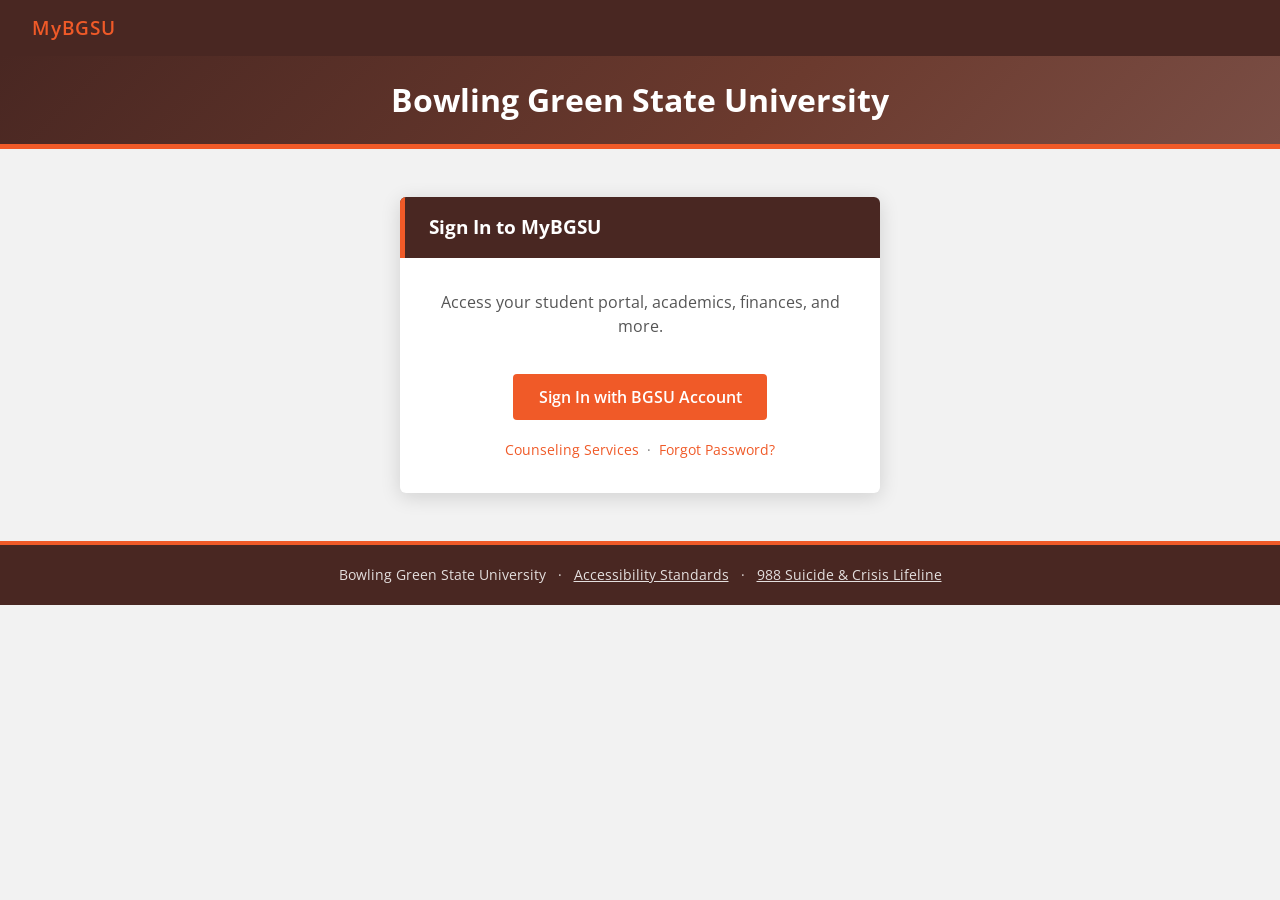
<file: index.html>
<!DOCTYPE html>
<html lang="en">
<head>
  <meta charset="utf-8">
  <meta name="viewport" content="width=device-width, initial-scale=1">
  <title>MyBGSU — Sign In</title>
  <link href="style.css" rel="stylesheet" type="text/css" />
</head>
<body>

  <nav>
    <a href="index.html" class="nav-brand">MyBGSU</a>
    <span class="nav-spacer"></span>
  </nav>

  <div class="hero" style="padding: 1.25rem 2rem;">
    <div class="hero-content">
      <h3 style="font-size: 2rem; font-weight: 700;">Bowling Green State University</h3>
    </div>
  </div>

  <main>
    <div class="welcome-box">
      <div class="card-header">Sign In to MyBGSU</div>
      <div class="card-body">
        <p>Access your student portal, academics, finances, and more.</p>
        <a class="btn btn-lg" href="home.html">Sign In with BGSU Account</a>
        <div class="welcome-links">
          <a href="https://caps.bgsu.edu/">Counseling Services</a>
          <span>·</span>
          <a href="https://www.bgsu.edu/its/accounts-and-passwords.html">Forgot Password?</a>
        </div>
      </div>
    </div>
  </main>

  <footer>
    <div class="footer-inner">
      <span>Bowling Green State University</span>
      <span>·</span>
      <span><a href="mailto:access@bgsu.edu">Accessibility Standards</a></span>
      <span>·</span>
      <span><a href="tel:988">988 Suicide &amp; Crisis Lifeline</a></span>
    </div>
  </footer>

</body>
</html>
</file>
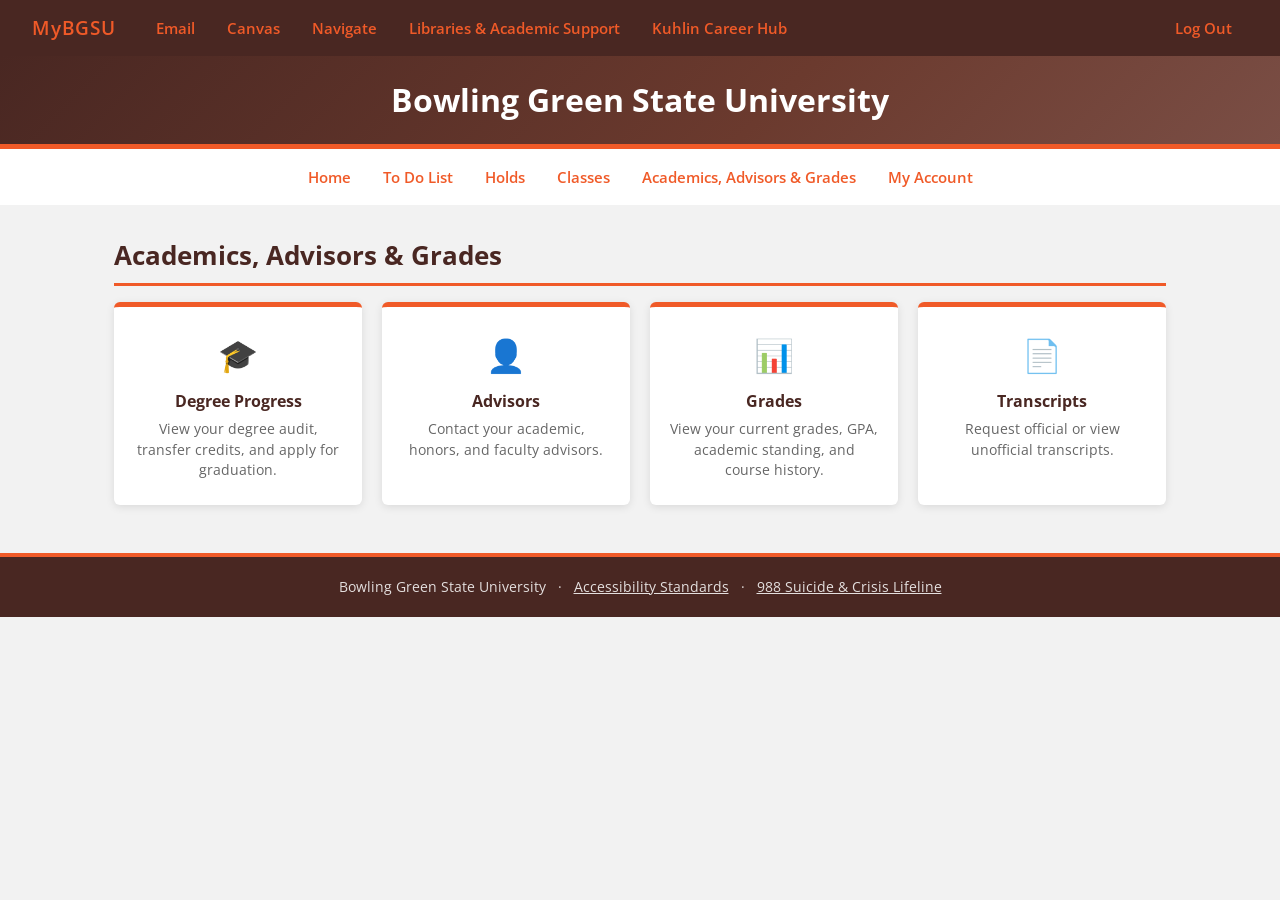
<file: academics.html>
<!DOCTYPE html>
<html lang="en">
<head>
  <meta charset="utf-8">
  <meta name="viewport" content="width=device-width, initial-scale=1">
  <title>MyBGSU — Academics, Advisors &amp; Grades</title>
  <link href="style.css" rel="stylesheet" type="text/css" />
</head>
<body>

  <nav>
    <a href="home.html" class="nav-brand">MyBGSU</a>
    <a href="https://outlook.office365.com/mail/">Email</a>
    <a href="https://bgsu.instructure.com/">Canvas</a>
    <a href="https://bgsu.campus.eab.com/home">Navigate</a>
    <a href="https://www.bgsu.edu/library.html">Libraries &amp; Academic Support</a>
    <a href="https://www.bgsu.edu/career-center.html">Kuhlin Career Hub</a>
    <span class="nav-spacer"></span>
    <a href="index.html">Log Out</a>
  </nav>

  <div class="hero" style="padding: 1.25rem 2rem;">
    <div class="hero-content">
      <h3 style="font-size: 2rem; font-weight: 700;">Bowling Green State University</h3>
    </div>
  </div>

  <nav class="navB">
    <a href="home.html">Home</a>
    <a href="todolist.html">To Do List</a>
    <a href="holds.html">Holds</a>
    <a href="classes.html">Classes</a>
    <a href="academics.html">Academics, Advisors &amp; Grades</a>
    <a href="account.html">My Account</a>
  </nav>

  <main>
    <h1 class="page-heading">Academics, Advisors &amp; Grades</h1>



    <div class="academics-grid">
      <div class="academics-tile">
        <a href="degreeprogress.html">
          <div class="tile-icon">🎓</div>
          <h3>Degree Progress</h3>
          <p>View your degree audit, transfer credits, and apply for graduation.</p>
        </a>
      </div>
      <div class="academics-tile">
        <a href="advisors.html">
          <div class="tile-icon">👤</div>
          <h3>Advisors</h3>
          <p>Contact your academic, honors, and faculty advisors.</p>
        </a>
      </div>
      <div class="academics-tile">
        <a href="grades.html">
          <div class="tile-icon">📊</div>
          <h3>Grades</h3>
          <p>View your current grades, GPA, academic standing, and course history.</p>
        </a>
      </div>
      <div class="academics-tile">
        <a href="transcripts.html">
          <div class="tile-icon">📄</div>
          <h3>Transcripts</h3>
          <p>Request official or view unofficial transcripts.</p>
        </a>
      </div>
    </div>
  </main>

  <footer>
    <div class="footer-inner">
      <span>Bowling Green State University</span>
      <span>·</span>
      <span><a href="mailto:access@bgsu.edu">Accessibility Standards</a></span>
      <span>·</span>
      <span><a href="tel:988">988 Suicide &amp; Crisis Lifeline</a></span>
    </div>
  </footer>

</body>
</html>
</file>
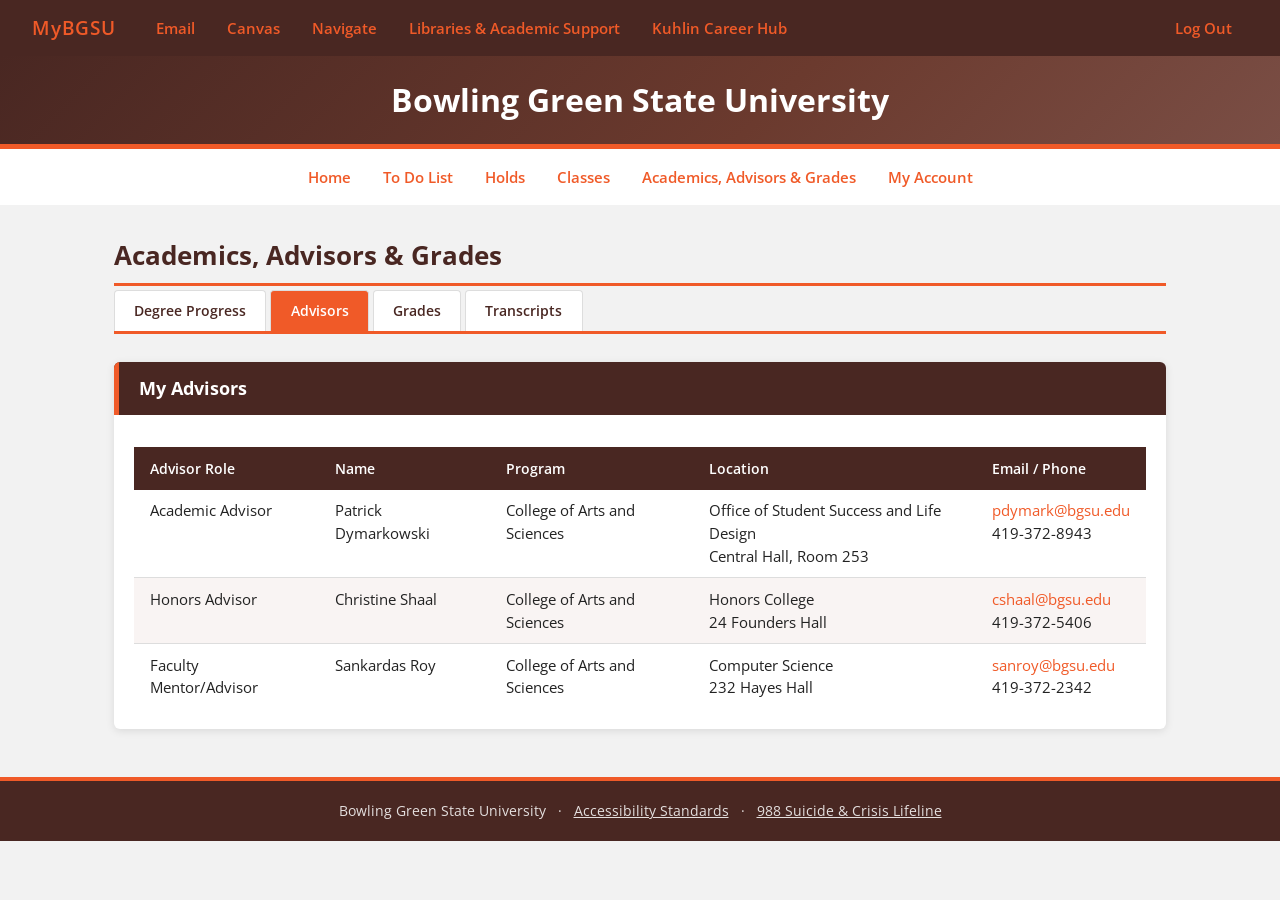
<file: advisors.html>
<!DOCTYPE html>
<html lang="en">
<head>
  <meta charset="utf-8">
  <meta name="viewport" content="width=device-width, initial-scale=1">
  <title>MyBGSU — Advisors</title>
  <link href="style.css" rel="stylesheet" type="text/css" />
</head>
<body>

  <nav>
    <a href="home.html" class="nav-brand">MyBGSU</a>
    <a href="https://outlook.office365.com/mail/">Email</a>
    <a href="https://bgsu.instructure.com/">Canvas</a>
    <a href="https://bgsu.campus.eab.com/home">Navigate</a>
    <a href="https://www.bgsu.edu/library.html">Libraries &amp; Academic Support</a>
    <a href="https://www.bgsu.edu/career-center.html">Kuhlin Career Hub</a>
    <span class="nav-spacer"></span>
    <a href="index.html">Log Out</a>
  </nav>

  <div class="hero" style="padding: 1.25rem 2rem;">
    <div class="hero-content">
      <h3 style="font-size: 2rem; font-weight: 700;">Bowling Green State University</h3>
    </div>
  </div>

  <nav class="navB">
    <a href="home.html">Home</a>
    <a href="todolist.html">To Do List</a>
    <a href="holds.html">Holds</a>
    <a href="classes.html">Classes</a>
    <a href="academics.html">Academics, Advisors &amp; Grades</a>
    <a href="account.html">My Account</a>
  </nav>

  <main>
    <h1 class="page-heading">Academics, Advisors &amp; Grades</h1>

    <div class="tab-nav">
      <a href="degreeprogress.html">Degree Progress</a>
      <a href="advisors.html" class="active">Advisors</a>
      <a href="grades.html">Grades</a>
      <a href="transcripts.html">Transcripts</a>
    </div>

    <div class="card">
      <div class="card-header">My Advisors</div>
      <div class="card-body">
        <table>
          <thead>
            <tr>
              <th>Advisor Role</th>
              <th>Name</th>
              <th>Program</th>
              <th>Location</th>
              <th>Email / Phone</th>
            </tr>
          </thead>
          <tbody>
            <tr>
              <td>Academic Advisor</td>
              <td>Patrick Dymarkowski</td>
              <td>College of Arts and Sciences</td>
              <td>Office of Student Success and Life Design<br>Central Hall, Room 253</td>
              <td><a href="mailto:pdymark@bgsu.edu">pdymark@bgsu.edu</a><br>419-372-8943</td>
            </tr>
            <tr>
              <td>Honors Advisor</td>
              <td>Christine Shaal</td>
              <td>College of Arts and Sciences</td>
              <td>Honors College<br>24 Founders Hall</td>
              <td><a href="mailto:cshaal@bgsu.edu">cshaal@bgsu.edu</a><br>419-372-5406</td>
            </tr>
            <tr>
              <td>Faculty Mentor/Advisor</td>
              <td>Sankardas Roy</td>
              <td>College of Arts and Sciences</td>
              <td>Computer Science<br>232 Hayes Hall</td>
              <td><a href="mailto:sanroy@bgsu.edu">sanroy@bgsu.edu</a><br>419-372-2342</td>
            </tr>
          </tbody>
        </table>
      </div>
    </div>
  </main>

  <footer>
    <div class="footer-inner">
      <span>Bowling Green State University</span>
      <span>·</span>
      <span><a href="mailto:access@bgsu.edu">Accessibility Standards</a></span>
      <span>·</span>
      <span><a href="tel:988">988 Suicide &amp; Crisis Lifeline</a></span>
    </div>
  </footer>

</body>
</html>
</file>
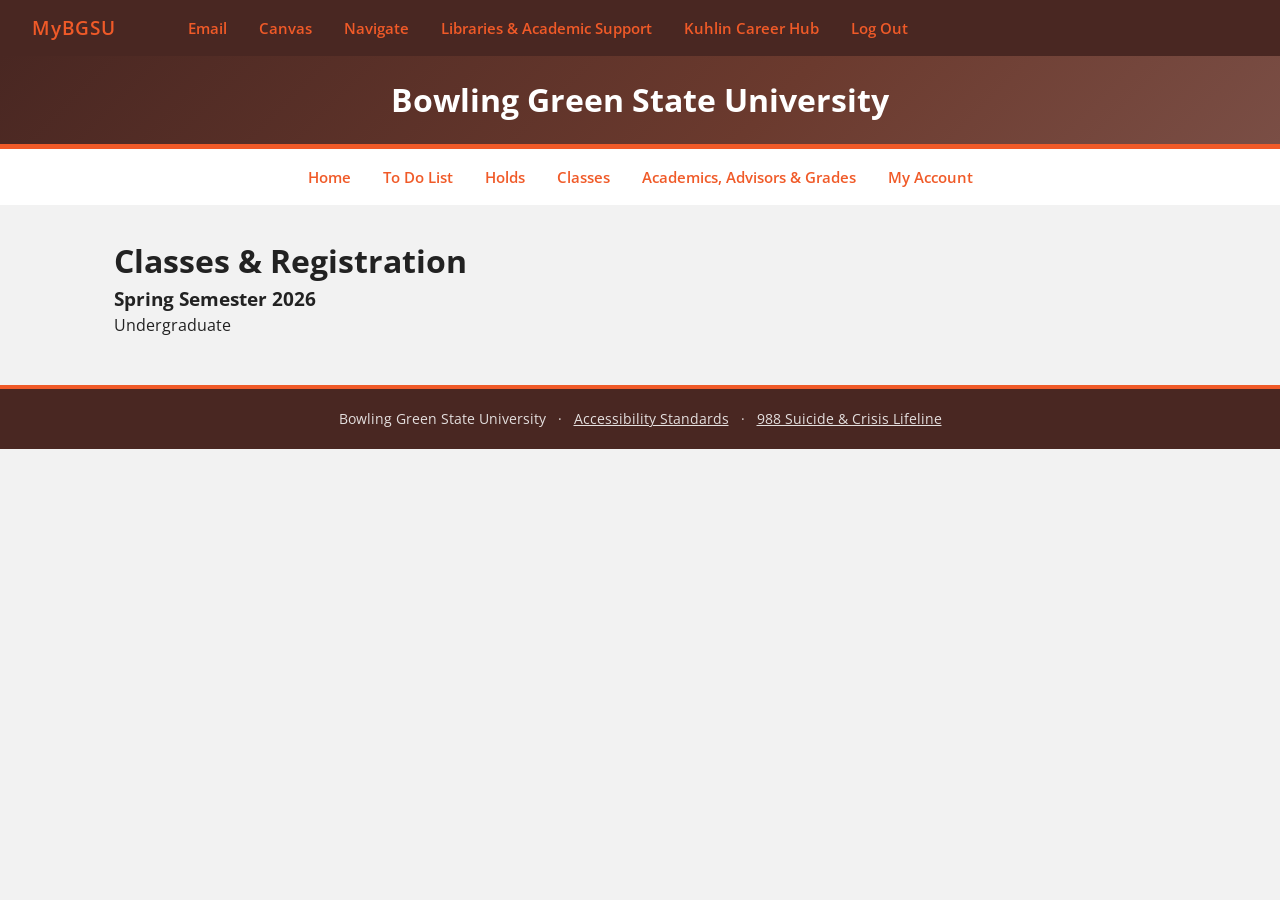
<file: classes.html>
<!DOCTYPE html>
<html lang="en">
<head>
  <meta charset="utf-8">
  <meta name="viewport" content="width=device-width, initial-scale=1">
  <title>MyBGSU — Sign In</title>
  <link href="style.css" rel="stylesheet" type="text/css" />
</head>
<body>

  
  <nav>
    <a href="index.html" class="nav-brand">MyBGSU</a>
    <nav>
     <a href="https://outlook.office365.com/mail/">Email</a>
    <a href="https://bgsu.instructure.com/">Canvas</a>
                <a href="https://bgsu.campus.eab.com/home">Navigate</a> 
                <a href="https://www.bgsu.edu/library.html">Libraries &amp; Academic Support</a> 
           <a href="https://www.bgsu.edu/career-center.html">Kuhlin Career Hub</a>  <span class="nav-spacer"></span>
    <a href="index.html">Log Out</a>
  </nav>
    <span class="nav-spacer"></span>
  </nav>

  <div class="hero" style="padding: 1.25rem 2rem;">
    <div class="hero-content">
      <h3 style="font-size: 2rem; font-weight: 700;">Bowling Green State University</h3>
    </div>
  </div>

  <!-- <div class="card-header">Student Dashboard</div> -->

  <nav class="navB">
    <a href="home.html">Home</a>
    <a href="todolist.html">To Do List</a>
    <a href="holds.html">Holds</a>
    <a href="classes.html">Classes</a>
    <a href="academics.html">Academics, Advisors &amp; Grades</a>
    <a href="account.html">My Account</a>
  </nav>
            
  <main>
    <h1>Classes & Registration</h1>
    <h3>Spring Semester 2026 </h3>
    <p> Undergraduate</p>
    <a href="viewclasses.html"></a>
  </main>
  <footer>
    <div class="footer-inner">
      <span>Bowling Green State University</span>
      <span>·</span>
      <span><a href="mailto:access@bgsu.edu">Accessibility Standards</a></span>
      <span>·</span>
      <span><a href="tel:988">988 Suicide &amp; Crisis Lifeline</a></span>
    </div>
  </footer>

</body>
</html>
</file>
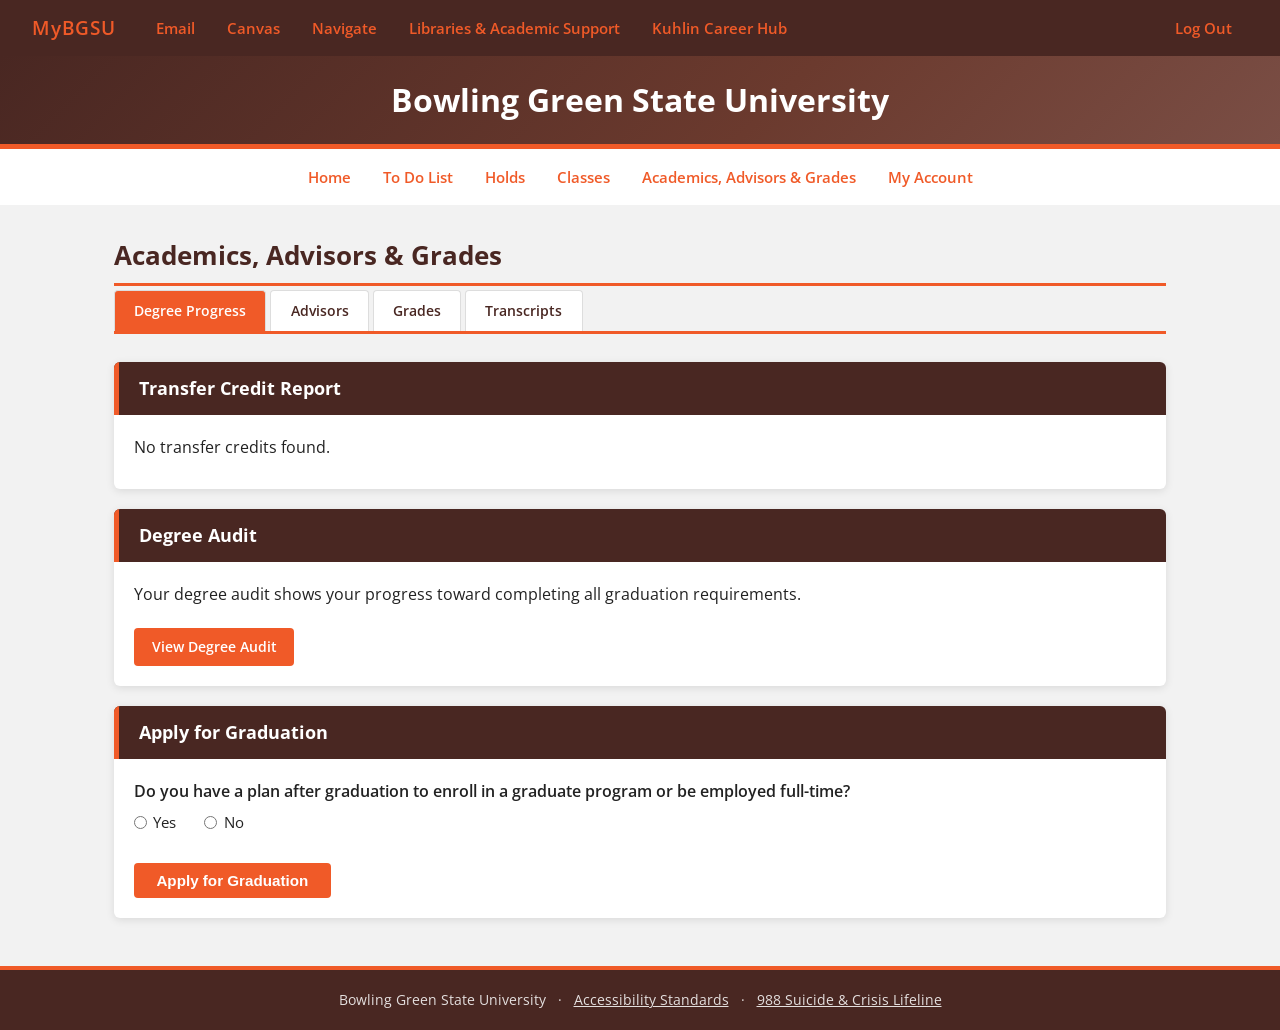
<file: degreeprogress.html>
<!DOCTYPE html>
<html lang="en">
<head>
  <meta charset="utf-8">
  <meta name="viewport" content="width=device-width, initial-scale=1">
  <title>MyBGSU — Degree Progress</title>
  <link href="style.css" rel="stylesheet" type="text/css" />
</head>
<body>

  <nav>
    <a href="home.html" class="nav-brand">MyBGSU</a>
    <a href="https://outlook.office365.com/mail/">Email</a>
    <a href="https://bgsu.instructure.com/">Canvas</a>
    <a href="https://bgsu.campus.eab.com/home">Navigate</a>
    <a href="https://www.bgsu.edu/library.html">Libraries &amp; Academic Support</a>
    <a href="https://www.bgsu.edu/career-center.html">Kuhlin Career Hub</a>
    <span class="nav-spacer"></span>
    <a href="index.html">Log Out</a>
  </nav>

  <div class="hero" style="padding: 1.25rem 2rem;">
    <div class="hero-content">
      <h3 style="font-size: 2rem; font-weight: 700;">Bowling Green State University</h3>
    </div>
  </div>

  <nav class="navB">
    <a href="home.html">Home</a>
    <a href="todolist.html">To Do List</a>
    <a href="holds.html">Holds</a>
    <a href="classes.html">Classes</a>
    <a href="academics.html">Academics, Advisors &amp; Grades</a>
    <a href="account.html">My Account</a>
  </nav>

  <main>
    <h1 class="page-heading">Academics, Advisors &amp; Grades</h1>

    <div class="tab-nav">
      <a href="degreeprogress.html" class="active">Degree Progress</a>
      <a href="advisors.html">Advisors</a>
      <a href="grades.html">Grades</a>
      <a href="transcripts.html">Transcripts</a>
    </div>

    <!-- Transfer Credit Report -->
    <div class="card" style="margin-bottom: 1.25rem;">
      <div class="card-header">Transfer Credit Report</div>
      <div class="card-body">
        <p>No transfer credits found.</p>
      </div>
    </div>

    <!-- Degree Audit -->
    <div class="card" style="margin-bottom: 1.25rem;">
      <div class="card-header">Degree Audit</div>
      <div class="card-body">
        <p>Your degree audit shows your progress toward completing all graduation requirements.</p>
        <a class="btn" href="https://bgsu.uachieve.com/selfservice/general/selectinstitution.html?src=institutionrequired">View Degree Audit</a>
      </div>
    </div>

    <!-- Apply for Graduation -->
    <div class="card">
      <div class="card-header">Apply for Graduation</div>
      <div class="card-body">
        <form>
          <div class="form-group">
            <p>Do you have a plan after graduation to enroll in a graduate program or be employed full-time?</p>
            <label>
              <input type="radio" name="agreement" value="yes" required>
              Yes
            </label>
            <label>
              <input type="radio" name="agreement" value="no">
              No
            </label>
          </div>
          <button type="submit" class="btn-submit">Apply for Graduation</button>
        </form>
      </div>
    </div>
  </main>

  <footer>
    <div class="footer-inner">
      <span>Bowling Green State University</span>
      <span>·</span>
      <span><a href="mailto:access@bgsu.edu">Accessibility Standards</a></span>
      <span>·</span>
      <span><a href="tel:988">988 Suicide &amp; Crisis Lifeline</a></span>
    </div>
  </footer>

</body>
</html>
</file>
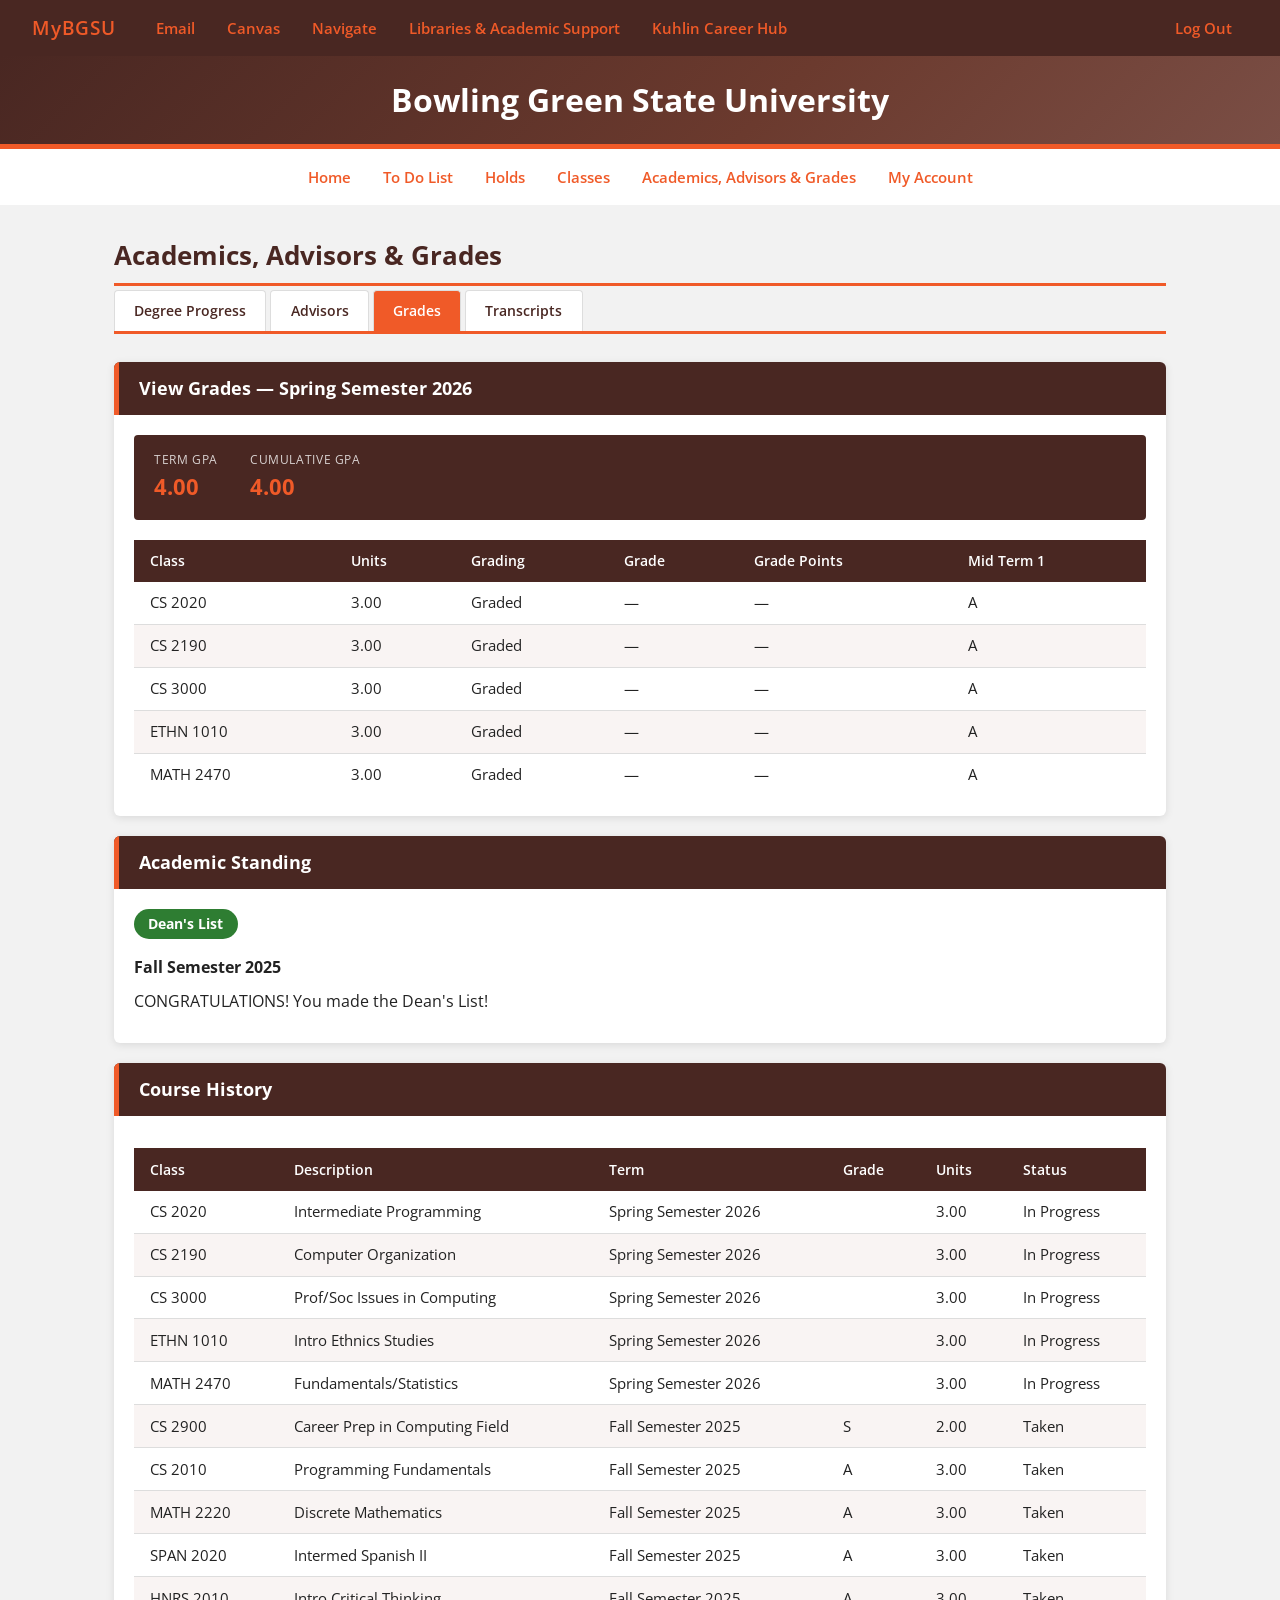
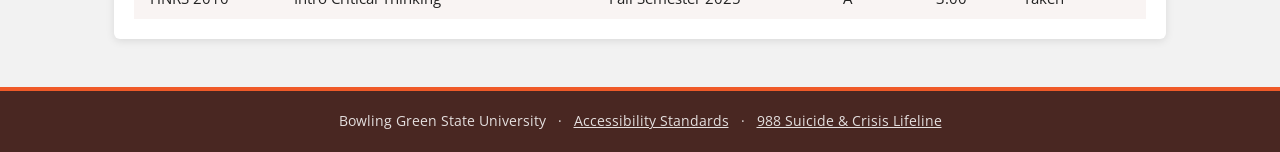
<file: grades.html>
<!DOCTYPE html>
<html lang="en">
<head>
  <meta charset="utf-8">
  <meta name="viewport" content="width=device-width, initial-scale=1">
  <title>MyBGSU — Grades</title>
  <link href="style.css" rel="stylesheet" type="text/css" />
</head>
<body>

  <nav>
    <a href="home.html" class="nav-brand">MyBGSU</a>
    <a href="https://outlook.office365.com/mail/">Email</a>
    <a href="https://bgsu.instructure.com/">Canvas</a>
    <a href="https://bgsu.campus.eab.com/home">Navigate</a>
    <a href="https://www.bgsu.edu/library.html">Libraries &amp; Academic Support</a>
    <a href="https://www.bgsu.edu/career-center.html">Kuhlin Career Hub</a>
    <span class="nav-spacer"></span>
    <a href="index.html">Log Out</a>
  </nav>

  <div class="hero" style="padding: 1.25rem 2rem;">
    <div class="hero-content">
      <h3 style="font-size: 2rem; font-weight: 700;">Bowling Green State University</h3>
    </div>
  </div>

  <nav class="navB">
    <a href="home.html">Home</a>
    <a href="todolist.html">To Do List</a>
    <a href="holds.html">Holds</a>
    <a href="classes.html">Classes</a>
    <a href="academics.html">Academics, Advisors &amp; Grades</a>
    <a href="account.html">My Account</a>
  </nav>

  <main>
    <h1 class="page-heading">Academics, Advisors &amp; Grades</h1>

    <div class="tab-nav">
      <a href="degreeprogress.html">Degree Progress</a>
      <a href="advisors.html">Advisors</a>
      <a href="grades.html" class="active">Grades</a>
      <a href="transcripts.html">Transcripts</a>
    </div>

    <!-- Current Term Grades -->
    <div class="card" style="margin-bottom: 1.25rem;">
      <div class="card-header">View Grades — Spring Semester 2026</div>
      <div class="card-body">
        <div class="gpa-bar">
          <div class="gpa-item">
            <label>Term GPA</label>
            <span>4.00</span>
          </div>
          <div class="gpa-item">
            <label>Cumulative GPA</label>
            <span>4.00</span>
          </div>
        </div>
        <table>
          <thead>
            <tr>
              <th>Class</th>
              <th>Units</th>
              <th>Grading</th>
              <th>Grade</th>
              <th>Grade Points</th>
              <th>Mid Term 1</th>
            </tr>
          </thead>
          <tbody>
            <tr>
              <td>CS 2020</td>
              <td>3.00</td>
              <td>Graded</td>
              <td>—</td>
              <td>—</td>
              <td>A</td>
            </tr>
            <tr>
              <td>CS 2190</td>
              <td>3.00</td>
              <td>Graded</td>
              <td>—</td>
              <td>—</td>
              <td>A</td>
            </tr>
            <tr>
              <td>CS 3000</td>
              <td>3.00</td>
              <td>Graded</td>
              <td>—</td>
              <td>—</td>
              <td>A</td>
            </tr>
            <tr>
              <td>ETHN 1010</td>
              <td>3.00</td>
              <td>Graded</td>
              <td>—</td>
              <td>—</td>
              <td>A</td>
            </tr>
            <tr>
              <td>MATH 2470</td>
              <td>3.00</td>
              <td>Graded</td>
              <td>—</td>
              <td>—</td>
              <td>A</td>
            </tr>
          </tbody>
        </table>
      </div>
    </div>

    <!-- Academic Standing -->
    <div class="card" style="margin-bottom: 1.25rem;">
      <div class="card-header">Academic Standing</div>
      <div class="card-body">
        <span class="badge-success">Dean's List</span>
        <p style="margin-top: 0.5rem;"><strong>Fall Semester 2025</strong></p>
        <p style="margin-top: 0.4rem;">CONGRATULATIONS! You made the Dean's List!</p>
      </div>
    </div>

    <!-- Course History -->
    <div class="card">
      <div class="card-header">Course History</div>
      <div class="card-body">
        <table>
          <thead>
            <tr>
              <th>Class</th>
              <th>Description</th>
              <th>Term</th>
              <th>Grade</th>
              <th>Units</th>
              <th>Status</th>
            </tr>
          </thead>
          <tbody>
            <tr>
                <td>CS 2020</td>
                <td>Intermediate Programming</td>
                <td>Spring Semester 2026</td>
                <td></td>
                <td>3.00</td>
                <td>In Progress</td>
            </tr>
            <tr>
                <td>CS 2190</td>
                <td>Computer Organization</td>
                <td>Spring Semester 2026</td>
                <td></td>
                <td>3.00</td>
                <td>In Progress</td>
            </tr>
            <tr>
                <td>CS 3000</td>
                <td>Prof/Soc Issues in Computing</td>
                <td>Spring Semester 2026</td>
                <td></td>
                <td>3.00</td>
                <td>In Progress</td>
            </tr>
            <tr>
                <td>ETHN 1010</td>
                <td>Intro Ethnics Studies</td>
                <td>Spring Semester 2026</td>
                <td></td>
                <td>3.00</td>
                <td>In Progress</td>
            </tr>
            <tr>
                <td>MATH 2470</td>
                <td>Fundamentals/Statistics</td>
                <td>Spring Semester 2026</td>
                <td></td>
                <td>3.00</td>
                <td>In Progress</td>
            </tr>
            <tr>
              <td>CS 2900</td>
              <td>Career Prep in Computing Field</td>
              <td>Fall Semester 2025</td>
              <td>S</td>
              <td>2.00</td>
              <td>Taken</td>
            </tr>
            <tr>
              <td>CS 2010</td>
              <td>Programming Fundamentals</td>
              <td>Fall Semester 2025</td>
              <td>A</td>
              <td>3.00</td>
              <td>Taken</td>
            </tr>
            <tr>
              <td>MATH 2220</td>
              <td>Discrete Mathematics</td>
              <td>Fall Semester 2025</td>
              <td>A</td>
              <td>3.00</td>
              <td>Taken</td>
            </tr>
            <tr>
              <td>SPAN 2020</td>
              <td>Intermed Spanish II</td>
              <td>Fall Semester 2025</td>
              <td>A</td>
              <td>3.00</td>
              <td>Taken</td>
            </tr>
            <tr>
              <td>HNRS 2010</td>
              <td>Intro Critical Thinking</td>
              <td>Fall Semester 2025</td>
              <td>A</td>
              <td>3.00</td>
              <td>Taken</td>
            </tr>
          </tbody>
        </table>
      </div>
    </div>
  </main>

  <footer>
    <div class="footer-inner">
      <span>Bowling Green State University</span>
      <span>·</span>
      <span><a href="mailto:access@bgsu.edu">Accessibility Standards</a></span>
      <span>·</span>
      <span><a href="tel:988">988 Suicide &amp; Crisis Lifeline</a></span>
    </div>
  </footer>

</body>
</html>
</file>
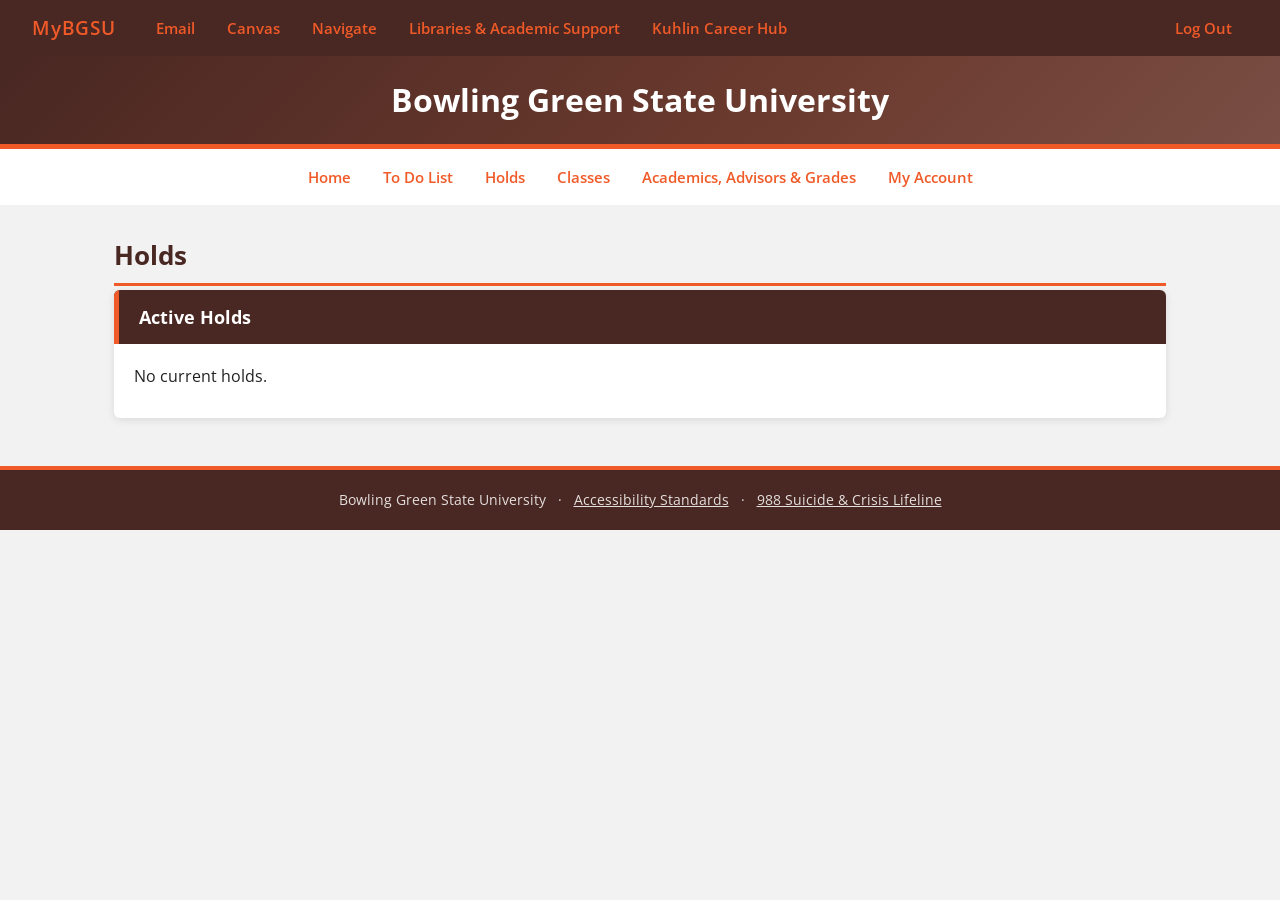
<file: holds.html>
<!DOCTYPE html>
<html lang="en">
<head>
  <meta charset="utf-8">
  <meta name="viewport" content="width=device-width, initial-scale=1">
  <title>MyBGSU — Holds</title>
  <link href="style.css" rel="stylesheet" type="text/css" />
</head>
<body>

  <nav>
    <a href="home.html" class="nav-brand">MyBGSU</a>
    <a href="https://outlook.office365.com/mail/">Email</a>
    <a href="https://bgsu.instructure.com/">Canvas</a>
    <a href="https://bgsu.campus.eab.com/home">Navigate</a>
    <a href="https://www.bgsu.edu/library.html">Libraries &amp; Academic Support</a>
    <a href="https://www.bgsu.edu/career-center.html">Kuhlin Career Hub</a>
    <span class="nav-spacer"></span>
    <a href="index.html">Log Out</a>
  </nav>

  <div class="hero" style="padding: 1.25rem 2rem;">
    <div class="hero-content">
      <h3 style="font-size: 2rem; font-weight: 700;">Bowling Green State University</h3>
    </div>
  </div>

  <nav class="navB">
    <a href="home.html">Home</a>
    <a href="todolist.html">To Do List</a>
    <a href="holds.html">Holds</a>
    <a href="classes.html">Classes</a>
    <a href="academics.html">Academics, Advisors &amp; Grades</a>
    <a href="account.html">My Account</a>
  </nav>

  <main>
    <h1 class="page-heading">Holds</h1>

    <div class="card">
      <div class="card-header">Active Holds</div>
      <div class="card-body">
        <p>No current holds.</p>
      </div>
    </div>
  </main>

  <footer>
    <div class="footer-inner">
      <span>Bowling Green State University</span>
      <span>·</span>
      <span><a href="mailto:access@bgsu.edu">Accessibility Standards</a></span>
      <span>·</span>
      <span><a href="tel:988">988 Suicide &amp; Crisis Lifeline</a></span>
    </div>
  </footer>

</body>
</html>
</file>
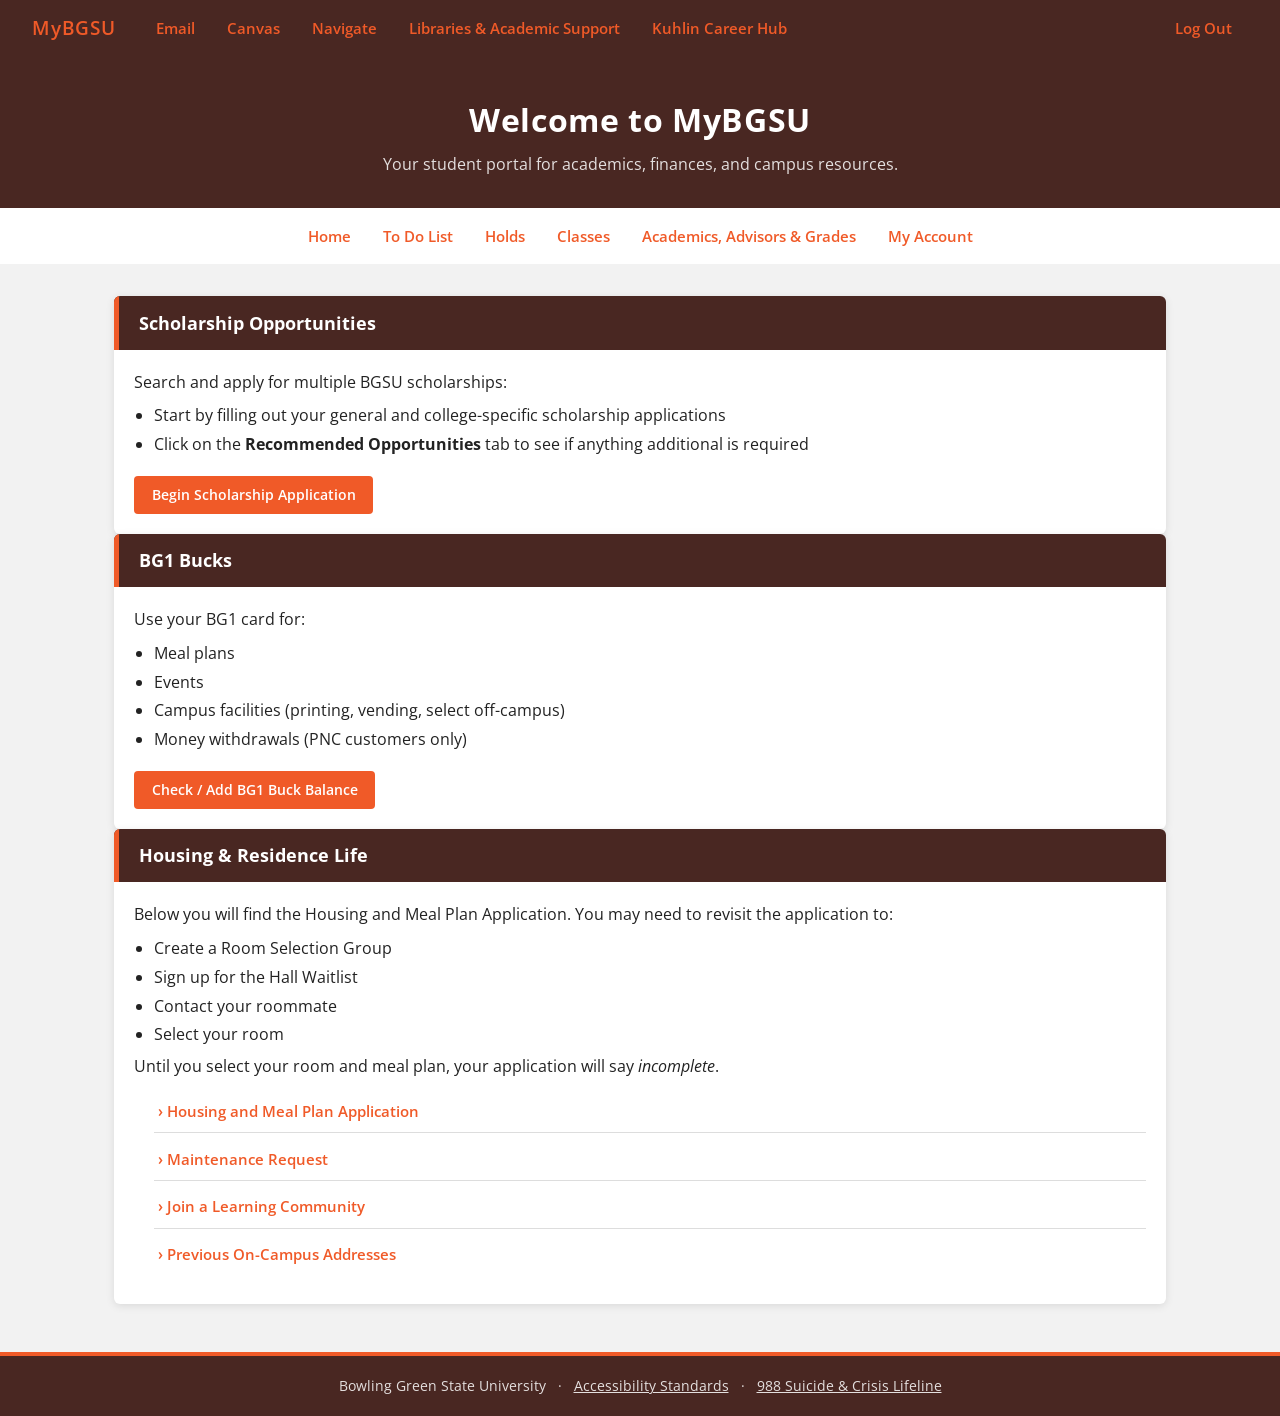
<file: home.html>
<!DOCTYPE html>
<html lang="en">
<head>
  <meta charset="utf-8">
  <meta name="viewport" content="width=device-width, initial-scale=1">
  <title>MyBGSU — Home</title>
  <link href="style.css" rel="stylesheet" type="text/css" />
</head>
<body>

  <nav>
    <a href="home.html" class="nav-brand">MyBGSU</a>
    <a href="https://outlook.office365.com/mail/">Email</a>
    <a href="https://bgsu.instructure.com/">Canvas</a>
                <a href="https://bgsu.campus.eab.com/home">Navigate</a> 
                <a href="https://www.bgsu.edu/library.html">Libraries &amp; Academic Support</a> 
           <a href="https://www.bgsu.edu/career-center.html">Kuhlin Career Hub</a>  <span class="nav-spacer"></span>
    <a href="index.html">Log Out</a>
  </nav>

  <header>
    <h1>Welcome to MyBGSU</h1>
    <p>Your student portal for academics, finances, and campus resources.</p>
       
</header>
 <!-- <div class="card-header">Student Dashboard</div> -->

  <nav class="navB">
    <a href="home.html">Home</a>
    <a href="todolist.html">To Do List</a>
    <a href="holds.html">Holds</a>
    <a href="classes.html">Classes</a>
    <a href="academics.html">Academics, Advisors &amp; Grades</a>
    <a href="account.html">My Account</a>
  </nav>
  <main>
     

      <!-- Student Center -->
       
         
      </div>

      <!-- Scholarship Opportunities -->
      <div class="card">
        <div class="card-header">Scholarship Opportunities</div>
        <div class="card-body">
          <p>Search and apply for multiple BGSU scholarships:</p>
          <ul>
            <li>Start by filling out your general and college-specific scholarship applications</li>
            <li>Click on the <strong>Recommended Opportunities</strong> tab to see if anything additional is required</li>
          </ul>
          <a class="btn" href="https://bgsu.academicworks.com/opportunities/recommended">Begin Scholarship Application</a>
        </div>
      </div>

      <!-- BG1 Bucks -->
      <div class="card">
        <div class="card-header">BG1 Bucks</div>
        <div class="card-body">
          <p>Use your BG1 card for:</p>
          <ul>
            <li>Meal plans</li>
            <li>Events</li>
            <li>Campus facilities (printing, vending, select off-campus)</li>
            <li>Money withdrawals (PNC customers only)</li>
          </ul>
          <a class="btn" href="https://eacct-bgsu-sp.transactcampus.com/eaccounts/ProfilePersonalInformation.aspx">Check / Add BG1 Buck Balance</a>
        </div>
      </div>

      <!-- Housing and Residence Life -->
      <div class="card">
        <div class="card-header">Housing &amp; Residence Life</div>
        <div class="card-body">
          <p>Below you will find the Housing and Meal Plan Application. You may need to revisit the application to:</p>
          <ul>
            <li>Create a Room Selection Group</li>
            <li>Sign up for the Hall Waitlist</li>
            <li>Contact your roommate</li>
            <li>Select your room</li>
          </ul>
          <p>Until you select your room and meal plan, your application will say <em>incomplete</em>.</p>
           <ul class="link-list" style="margin-top:0.75rem;">
            <li> <a href="https://bgsu.starrezhousing.com/StarRezPortalX/InitiateLogin/StarNet.Core.AuthProviders.Shibboleth">Housing and Meal Plan Application</a></li>
            <li><a href="https://www.bgsu.edu/housing/housing-resources.html">Maintenance Request</a></li>
            <li><a href="https://css.bgsu.edu/psc/ps/BG_SS/SA/c/BG_MENU_FLUID_SSS.BG_SS_CMNTY_ENR_FL.GBL?languageCd=ENG">Join a Learning Community</a></li>
            <li><a href="https://css.bgsu.edu/psc/ps/BG_SS/SA/c/BG_MENU_FLUID_SSS.BG_RESH_HISTORY_FL.GBL?languageCd=ENG&ptformfactor=3">Previous On-Campus Addresses</a></li>
          </ul>
        </div>
      </div>

    </div>
  </main>

  <footer>
    <div class="footer-inner">
      <span>Bowling Green State University</span>
      <span>·</span>
      <span><a href="mailto:access@bgsu.edu">Accessibility Standards</a></span>
      <span>·</span>
      <span><a href="tel:988">988 Suicide &amp; Crisis Lifeline</a></span>
    </div>
  </footer>

</body>
</html>
</file>
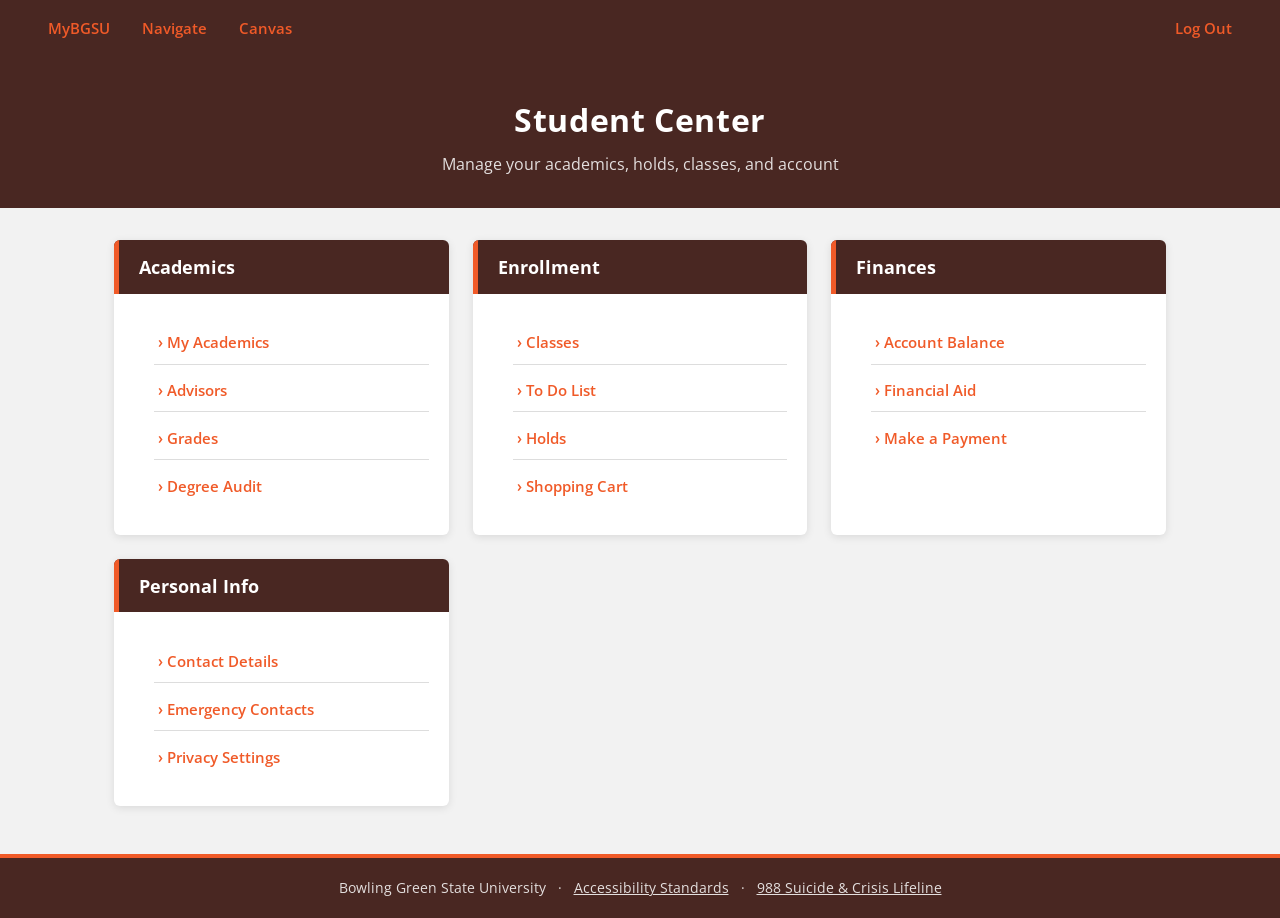
<file: studentcenter.html>
<!DOCTYPE html>
<html lang="en">
<head>
  <meta charset="utf-8">
  <meta name="viewport" content="width=device-width, initial-scale=1">
  <title>MyBGSU — Student Center</title>
  <link href="style.css" rel="stylesheet" type="text/css" />
</head>
<body>

  <nav>
    <a href="home.html">MyBGSU</a>
    <a href="https://bgsu.campus.eab.com/home#?tab-state=class_information">Navigate</a>
    <a href="https://bgsu.instructure.com/">Canvas</a>
    <span class="nav-spacer"></span>
    <a href="index.html">Log Out</a>
  </nav>

  <header>
    <h1>Student Center</h1>
    <p>Manage your academics, holds, classes, and account</p>
  </header>

  <main>
    <div class="card-layout">

      <div class="card">
        <div class="card-header">Academics</div>
        <div class="card-body">
          <ul class="link-list">
            <li><a href="#">My Academics</a></li>
            <li><a href="#">Advisors</a></li>
            <li><a href="grades.html">Grades</a></li>
            <li><a href="academics.html">Degree Audit</a></li>
          </ul>
        </div>
      </div>

      <div class="card">
        <div class="card-header">Enrollment</div>
        <div class="card-body">
          <ul class="link-list">
            <li><a href="#">Classes</a></li>
            <li><a href="#">To Do List</a></li>
            <li><a href="#">Holds</a></li>
            <li><a href="#">Shopping Cart</a></li>
          </ul>
        </div>
      </div>

      <div class="card">
        <div class="card-header">Finances</div>
        <div class="card-body">
          <ul class="link-list">
            <li><a href="#">Account Balance</a></li>
            <li><a href="#">Financial Aid</a></li>
            <li><a href="#">Make a Payment</a></li>
          </ul>
        </div>
      </div>

      <div class="card">
        <div class="card-header">Personal Info</div>
        <div class="card-body">
          <ul class="link-list">
            <li><a href="#">Contact Details</a></li>
            <li><a href="#">Emergency Contacts</a></li>
            <li><a href="#">Privacy Settings</a></li>
          </ul>
        </div>
      </div>

    </div>
  </main>

  <footer>
    <div class="footer-inner">
      <span>Bowling Green State University</span>
      <span>·</span>
      <span><a href="mailto:access@bgsu.edu">Accessibility Standards</a></span>
      <span>·</span>
      <span><a href="tel:988">988 Suicide &amp; Crisis Lifeline</a></span>
    </div>
  </footer>

</body>
</html>
</file>
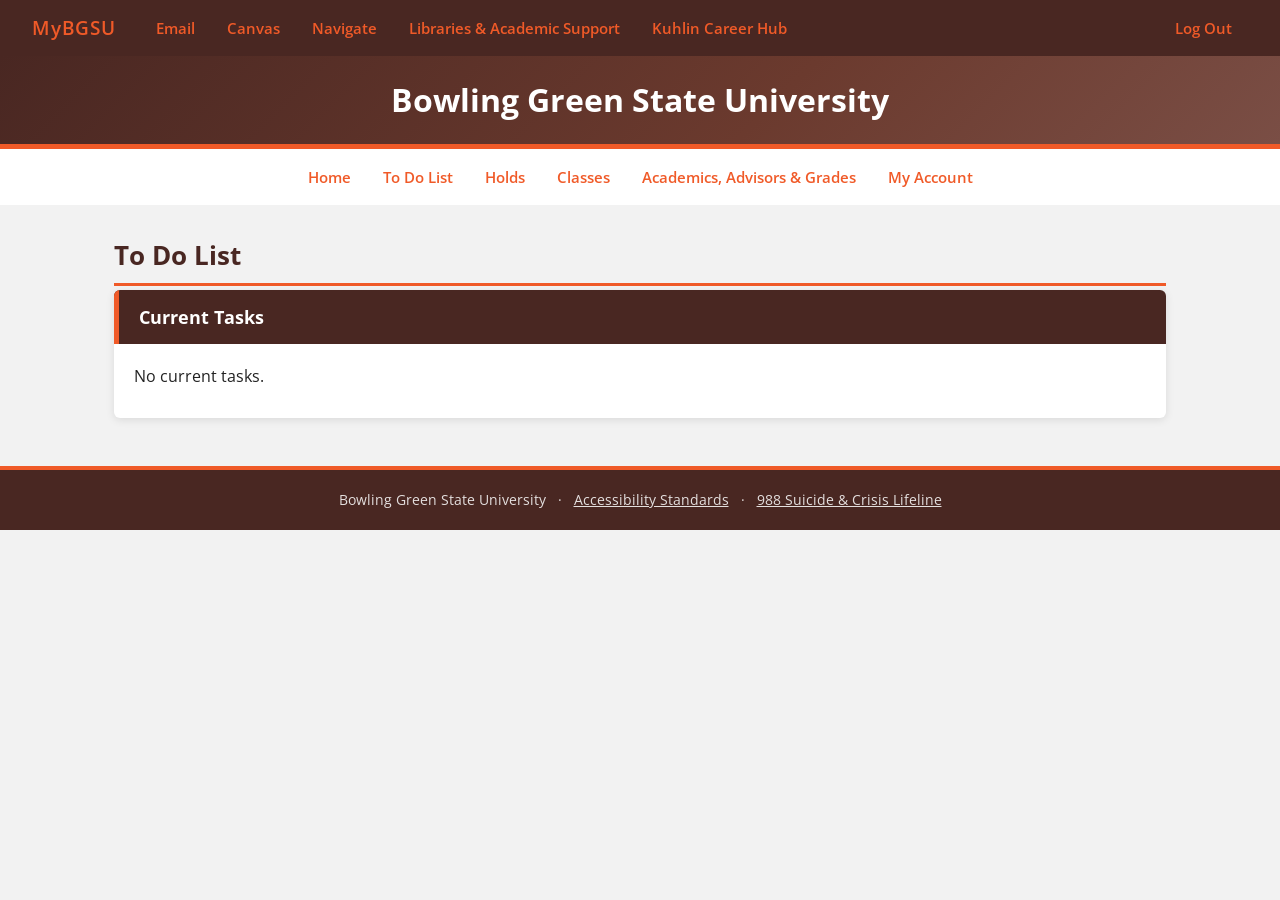
<file: todolist.html>
<!DOCTYPE html>
<html lang="en">
<head>
  <meta charset="utf-8">
  <meta name="viewport" content="width=device-width, initial-scale=1">
  <title>MyBGSU — To Do List</title>
  <link href="style.css" rel="stylesheet" type="text/css" />
</head>
<body>

  <nav>
    <a href="home.html" class="nav-brand">MyBGSU</a>
    <a href="https://outlook.office365.com/mail/">Email</a>
    <a href="https://bgsu.instructure.com/">Canvas</a>
    <a href="https://bgsu.campus.eab.com/home">Navigate</a>
    <a href="https://www.bgsu.edu/library.html">Libraries &amp; Academic Support</a>
    <a href="https://www.bgsu.edu/career-center.html">Kuhlin Career Hub</a>
    <span class="nav-spacer"></span>
    <a href="index.html">Log Out</a>
  </nav>

  <div class="hero" style="padding: 1.25rem 2rem;">
    <div class="hero-content">
      <h3 style="font-size: 2rem; font-weight: 700;">Bowling Green State University</h3>
    </div>
  </div>

  <nav class="navB">
    <a href="home.html">Home</a>
    <a href="todolist.html">To Do List</a>
    <a href="holds.html">Holds</a>
    <a href="classes.html">Classes</a>
    <a href="academics.html">Academics, Advisors &amp; Grades</a>
    <a href="account.html">My Account</a>
  </nav>

  <main>
    <h1 class="page-heading">To Do List</h1>

    <div class="card">
      <div class="card-header">Current Tasks</div>
      <div class="card-body">
        <p>No current tasks.</p>
      </div>
    </div>
  </main>

  <footer>
    <div class="footer-inner">
      <span>Bowling Green State University</span>
      <span>·</span>
      <span><a href="mailto:access@bgsu.edu">Accessibility Standards</a></span>
      <span>·</span>
      <span><a href="tel:988">988 Suicide &amp; Crisis Lifeline</a></span>
    </div>
  </footer>

</body>
</html>
</file>
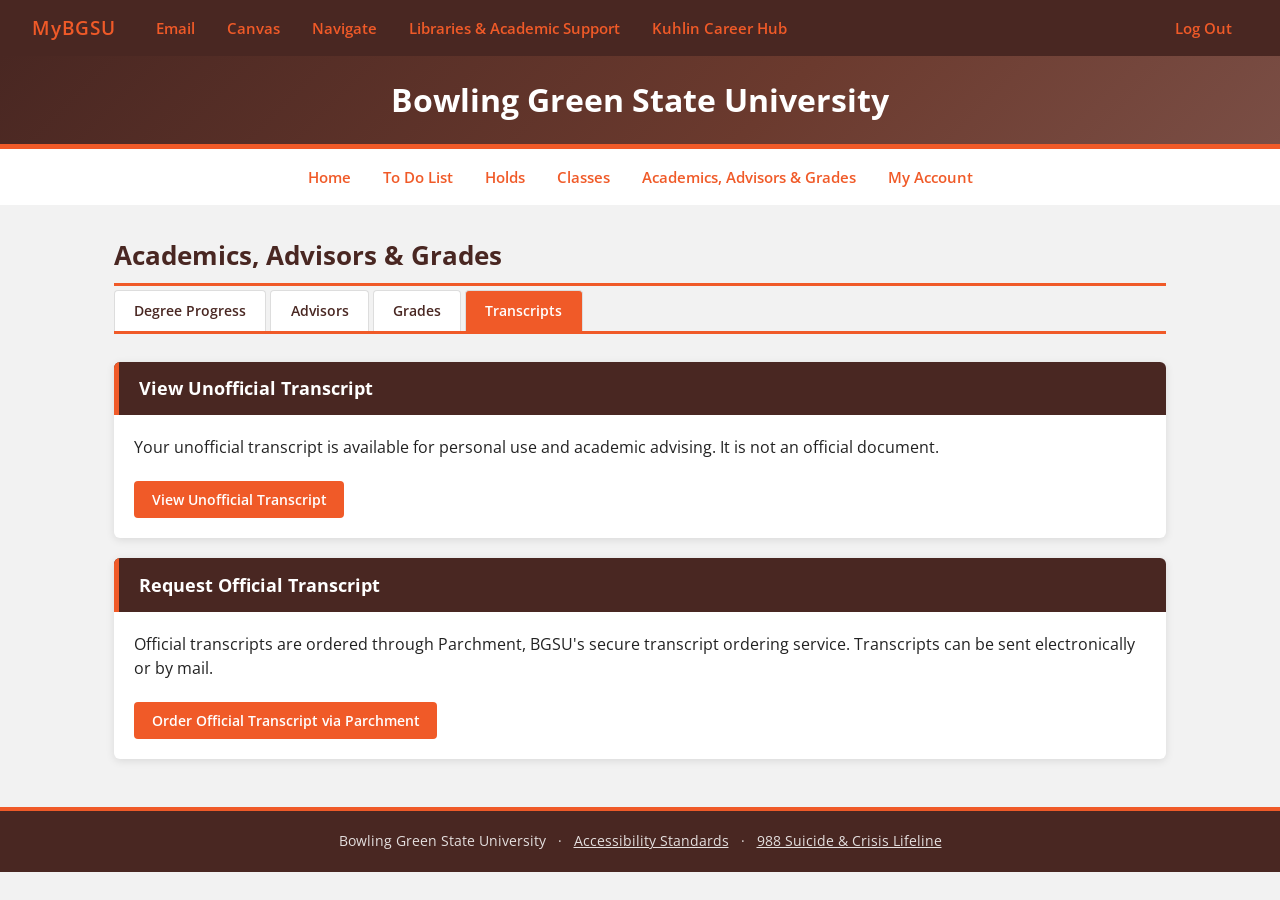
<file: transcripts.html>
<!DOCTYPE html>
<html lang="en">
<head>
  <meta charset="utf-8">
  <meta name="viewport" content="width=device-width, initial-scale=1">
  <title>MyBGSU — Transcripts</title>
  <link href="style.css" rel="stylesheet" type="text/css" />
</head>
<body>

  <nav>
    <a href="home.html" class="nav-brand">MyBGSU</a>
    <a href="https://outlook.office365.com/mail/">Email</a>
    <a href="https://bgsu.instructure.com/">Canvas</a>
    <a href="https://bgsu.campus.eab.com/home">Navigate</a>
    <a href="https://www.bgsu.edu/library.html">Libraries &amp; Academic Support</a>
    <a href="https://www.bgsu.edu/career-center.html">Kuhlin Career Hub</a>
    <span class="nav-spacer"></span>
    <a href="index.html">Log Out</a>
  </nav>

  <div class="hero" style="padding: 1.25rem 2rem;">
    <div class="hero-content">
      <h3 style="font-size: 2rem; font-weight: 700;">Bowling Green State University</h3>
    </div>
  </div>

  <nav class="navB">
    <a href="home.html">Home</a>
    <a href="todolist.html">To Do List</a>
    <a href="holds.html">Holds</a>
    <a href="classes.html">Classes</a>
    <a href="academics.html">Academics, Advisors &amp; Grades</a>
    <a href="account.html">My Account</a>
  </nav>

  <main>
    <h1 class="page-heading">Academics, Advisors &amp; Grades</h1>

    <div class="tab-nav">
      <a href="degreeprogress.html">Degree Progress</a>
      <a href="advisors.html">Advisors</a>
      <a href="grades.html">Grades</a>
      <a href="transcripts.html" class="active">Transcripts</a>
    </div>

    <!-- Unofficial Transcript -->
    <div class="card" style="margin-bottom: 1.25rem;">
      <div class="card-header">View Unofficial Transcript</div>
      <div class="card-body">
        <p>Your unofficial transcript is available for personal use and academic advising. It is not an official document.</p>
        <a class="btn" href="#">View Unofficial Transcript</a>
      </div>
    </div>

    <!-- Official Transcript -->
    <div class="card">
      <div class="card-header">Request Official Transcript</div>
      <div class="card-body">
        <p>Official transcripts are ordered through Parchment, BGSU's secure transcript ordering service. Transcripts can be sent electronically or by mail.</p>
        <a class="btn" href="https://www.parchment.com/u/registration/33524/institution">Order Official Transcript via Parchment</a>
      </div>
    </div>
  </main>

  <footer>
    <div class="footer-inner">
      <span>Bowling Green State University</span>
      <span>·</span>
      <span><a href="mailto:access@bgsu.edu">Accessibility Standards</a></span>
      <span>·</span>
      <span><a href="tel:988">988 Suicide &amp; Crisis Lifeline</a></span>
    </div>
  </footer>

</body>
</html>
</file>
<file: style.css>
/* =============================================
   BGSU-Themed Stylesheet — MyBGSU Portal
   Colors: Orange #F05A28 | Brown #492722
   ============================================= */

@import url('https://fonts.googleapis.com/css2?family=Open+Sans:wght@400;600;700&display=swap');

:root {
  --orange: #F05A28;
  --orange-dark: #C94420;
  --brown: #492722;
  --brown-light: #7A4E45;
  --bg: #F2F2F2;
  --white: #FFFFFF;
  --text: #222222;
  --border: #DDDDDD;
}

*, *::before, *::after {
  box-sizing: border-box;
  margin: 0;
  padding: 0;
}

html, body {
  height: 100%;
  font-family: 'Open Sans', Arial, sans-serif;
  background-color: var(--bg);
  color: var(--text);
  font-size: 16px;
  line-height: 1.5;
}

/* ── Navigation ──────────────────────────────── */
nav {
   text-align: center;
  background-color: var(--brown);
  padding: 0 2rem;
  display: flex;
  align-items: center;
  gap: 0;
  height: 56px;
 }
.navB{
  text-align: center;
  background-color: var(--white);
  padding: 0 2rem;
  display: flex;
  align-items: center;
  justify-content: center;
  gap: 0;
  height: 56px;
  color: orange;
 }
nav a {
   text-decoration: none;
  font-weight: 600;
  font-size: 0.95rem;
  padding: 0 1rem;
  height: 100%;
  display: flex;
  align-items: center;
  transition: background-color 0.2s, color 0.2s;
}

/* nav a:first-child {
  font-size: 1.15rem;
   letter-spacing: 0.03em;
  padding-left: 0;
  margin-right: 0.5rem;
} */

nav a:hover {
  background-color: var(--orange);
  color: var(--white);
}

nav .nav-spacer {
  flex: 1;
}

/* ── Page Header ─────────────────────────────── */
header {
  background-color: var(--brown);
  color: var(--white);
  padding: 2.5rem 2rem 2rem;
  text-align: center;
}

header h1 {
  font-size: 2rem;
  font-weight: 700;
  letter-spacing: 0.02em;
}

header p {
  margin-top: 0.5rem;
  opacity: 0.85;
  font-size: 1rem;
}

/* ── Hero banner (index page) ────────────────── */
.hero {
  background: linear-gradient(135deg, var(--brown) 0%, #6b3a2e 60%, var(--brown-light) 100%);
  color: var(--white);
  text-align: center;
  padding: 4rem 2rem 3rem;
  border-bottom: 5px solid var(--orange);
}

.hero-logo {
  font-size: 3rem;
  font-weight: 700;
  color: var(--orange);
  letter-spacing: 0.1em;
  margin-bottom: 0.5rem;
}

.hero-content h1 {
  font-size: 1.8rem;
  font-weight: 700;
  margin-bottom: 0.75rem;
}

.hero-content p {
  font-size: 1.05rem;
  opacity: 0.88;
}

/* ── Card grid layout ────────────────────────── */
.card-layout {
  display: grid;
  grid-template-columns: repeat(auto-fill, minmax(300px, 1fr));
  gap: 1.5rem;
}

/* ── Main content wrapper ────────────────────── */
main {
  max-width: 1100px;
  margin: 2rem auto;
  padding: 0 1.5rem;
}

/* ── Card styles ─────────────────────────────── */
.card {
  background: var(--white);
  border-radius: 6px;
  box-shadow: 0 2px 8px rgba(0,0,0,0.10);
  overflow: hidden;
  display: flex;
  flex-direction: column;
}

.card-header {
  background-color: var(--brown);
  color: var(--white);
  padding: 0.85rem 1.25rem;
  font-size: 1.1rem;
  font-weight: 700;
  border-left: 5px solid var(--orange);
}

.card-body {
  padding: 1.25rem;
  flex: 1;
}

.card-body ul {
  padding-left: 1.25rem;
  margin: 0.5rem 0;
}

.card-body ul li {
  margin-bottom: 0.3rem;
}

.card-body p {
  margin-bottom: 0.6rem;
}

/* ── Links ───────────────────────────────────── */
a {
  color: var(--orange);
  text-decoration: none;
}

a:hover {
  color: var(--orange-dark);
  text-decoration: underline;
}

/* ── Button-style links ──────────────────────── */
.btn {
  display: inline-block;
  background-color: var(--orange);
  color: var(--white) !important;
  padding: 0.5rem 1.1rem;
  border-radius: 4px;
  font-weight: 600;
  font-size: 0.9rem;
  margin-top: 0.75rem;
  text-decoration: none !important;
  transition: background-color 0.2s;
}

.btn:hover {
  background-color: var(--orange-dark);
  text-decoration: none !important;
}

.btn-lg {
  font-size: 1rem;
  padding: 0.7rem 1.6rem;
}

/* ── Card link list (Student Center) ─────────── */
.link-list {
  list-style: none;
  padding: 0;
  margin: 0;
}

.link-list li {
  border-bottom: 1px solid var(--border);
}

.link-list li:last-child {
  border-bottom: none;
}

.link-list li a {
  display: block;
  padding: 0.6rem 0.25rem;
  font-size: 0.95rem;
  font-weight: 600;
}

.link-list li a::before {
  content: '›  ';
  color: var(--orange);
}

/* ── Footer ──────────────────────────────────── */
footer {
  background-color: var(--brown);
  color: rgba(255,255,255,0.85);
  text-align: center;
  padding: 1.25rem 2rem;
  margin-top: 3rem;
  font-size: 0.85rem;
  border-top: 4px solid var(--orange);
}

.footer-inner {
  display: flex;
  flex-wrap: wrap;
  justify-content: center;
  gap: 0.4rem 0.75rem;
}

footer a {
  color: rgba(255,255,255,0.85);
  text-decoration: underline;
}

footer a:hover {
  color: var(--orange);
}

/* ── Welcome / login page ────────────────────── */
.welcome-box {
  max-width: 480px;
  margin: 3rem auto;
  background: var(--white);
  border-radius: 6px;
  box-shadow: 0 4px 20px rgba(0,0,0,0.14);
  overflow: hidden;
}

.welcome-box .card-header {
  font-size: 1.2rem;
  padding: 1rem 1.5rem;
}

.welcome-box .card-body {
  padding: 2rem 1.5rem;
  text-align: center;
}

.welcome-box p {
  color: #555;
  margin-bottom: 1.5rem;
}

.welcome-links {
  margin-top: 1.25rem;
  font-size: 0.85rem;
  color: #777;
  display: flex;
  justify-content: center;
  gap: 0.5rem;
}

/* ── Nav brand ───────────────────────────────── */
.nav-brand {
  font-size: 1.2rem !important;
  letter-spacing: 0.04em;
  padding-left: 0 !important;
  margin-right: 0.5rem;
}

/* ── Tables ──────────────────────────────────── */
table {
  width: 100%;
  border-collapse: collapse;
  margin-top: 0.75rem;
  font-size: 0.95rem;
}

table th {
  background-color: var(--brown);
  color: var(--white);
  padding: 0.65rem 1rem;
  text-align: left;
  font-weight: 600;
  font-size: 0.9rem;
}

table td {
  padding: 0.6rem 1rem;
  border-bottom: 1px solid var(--border);
  vertical-align: top;
}

table tr:last-child td {
  border-bottom: none;
}

table tr:nth-child(even) td {
  background-color: #f9f4f3;
}

table tr:hover td {
  background-color: #fde8df;
}

/* ── Page sub-nav (tabs) ─────────────────────── */
.tab-nav {
  display: flex;
  gap: 0;
  border-bottom: 3px solid var(--orange);
  margin-bottom: 1.75rem;
  flex-wrap: wrap;
}

.tab-nav a {
  padding: 0.55rem 1.2rem;
  font-weight: 600;
  font-size: 0.9rem;
  color: var(--brown);
  border: 1px solid var(--border);
  border-bottom: none;
  border-radius: 4px 4px 0 0;
  margin-right: 4px;
  background: var(--white);
  transition: background 0.15s, color 0.15s;
}

.tab-nav a:hover,
.tab-nav a.active {
  background: var(--orange);
  color: var(--white);
  text-decoration: none;
}

/* ── Page heading ────────────────────────────── */
.page-heading {
  font-size: 1.6rem;
  font-weight: 700;
  color: var(--brown);
  margin-bottom: 0.25rem;
  padding-bottom: 0.5rem;
  border-bottom: 3px solid var(--orange);
}

/* ── GPA summary bar ─────────────────────────── */
.gpa-bar {
  display: flex;
  gap: 2rem;
  padding: 1rem 1.25rem;
  background: var(--brown);
  color: var(--white);
  border-radius: 4px;
  margin-bottom: 1.25rem;
  flex-wrap: wrap;
}

.gpa-item label {
  font-size: 0.78rem;
  opacity: 0.8;
  display: block;
  text-transform: uppercase;
  letter-spacing: 0.05em;
}

.gpa-item span {
  font-size: 1.4rem;
  font-weight: 700;
  color: var(--orange);
}

/* ── Dean's List badge ───────────────────────── */
.badge-success {
  display: inline-block;
  background: #2e7d32;
  color: #fff;
  padding: 0.3rem 0.9rem;
  border-radius: 20px;
  font-size: 0.85rem;
  font-weight: 700;
  margin-bottom: 0.5rem;
}

/* ── Form styling ────────────────────────────── */
.form-group {
  margin-bottom: 1rem;
}

.form-group p {
  margin-bottom: 0.5rem;
  font-weight: 600;
}

.form-group label {
  display: inline-flex;
  align-items: center;
  gap: 0.4rem;
  margin-right: 1.5rem;
  font-size: 0.95rem;
  cursor: pointer;
}

.btn-submit {
  display: inline-block;
  background-color: var(--orange);
  color: var(--white);
  border: none;
  padding: 0.55rem 1.4rem;
  border-radius: 4px;
  font-weight: 600;
  font-size: 0.95rem;
  cursor: pointer;
  margin-top: 0.75rem;
  transition: background-color 0.2s;
}

.btn-submit:hover {
  background-color: var(--orange-dark);
}

/* ── Academics hub cards ─────────────────────── */
.academics-grid {
  display: grid;
  grid-template-columns: repeat(auto-fill, minmax(240px, 1fr));
  gap: 1.25rem;
  margin-top: 1rem;
}

.academics-tile {
  background: var(--white);
  border-radius: 6px;
  box-shadow: 0 2px 8px rgba(0,0,0,0.10);
  border-top: 5px solid var(--orange);
  padding: 1.5rem 1.25rem;
  text-align: center;
  transition: transform 0.15s, box-shadow 0.15s;
}

.academics-tile:hover {
  transform: translateY(-3px);
  box-shadow: 0 6px 18px rgba(0,0,0,0.14);
}

.academics-tile .tile-icon {
  font-size: 2rem;
  margin-bottom: 0.6rem;
}

.academics-tile h3 {
  color: var(--brown);
  font-size: 1rem;
  font-weight: 700;
  margin-bottom: 0.4rem;
}

.academics-tile p {
  color: #666;
  font-size: 0.85rem;
}

.academics-tile a {
  display: block;
  text-decoration: none;
  color: inherit;
}
</file>
